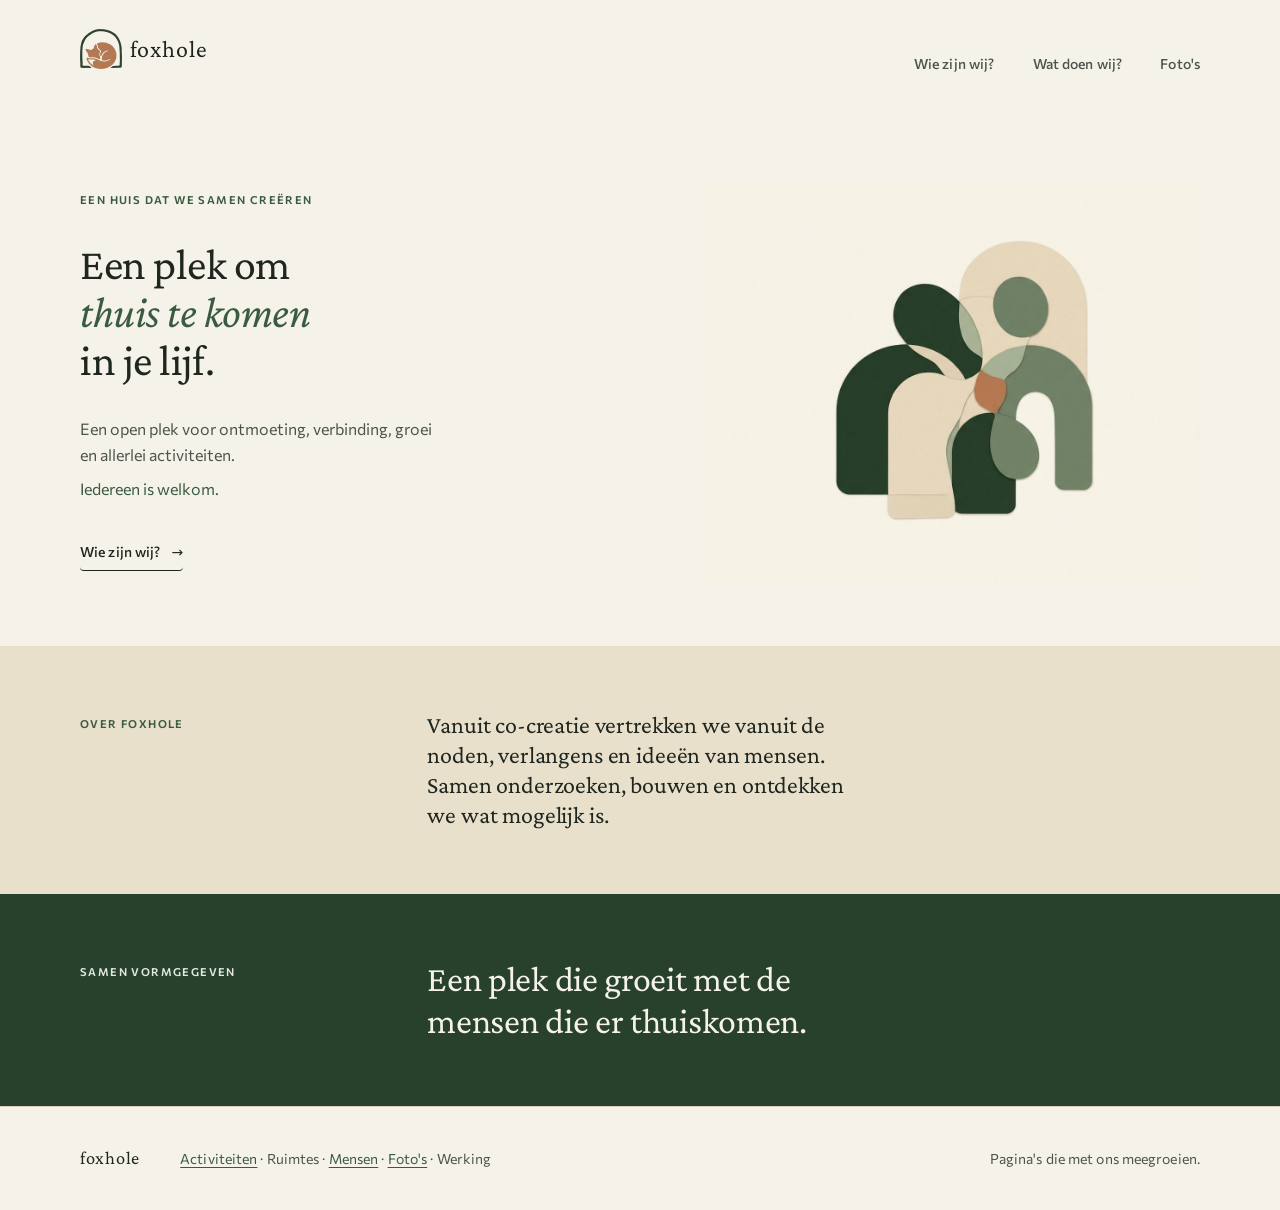
<file: index.html>
<!DOCTYPE html>
<html lang="nl">
<head>
  <meta charset="UTF-8">
  <meta name="viewport" content="width=device-width, initial-scale=1.0">
  <meta name="description" content="Foxhole is een huis dat we samen creëren. Een open plek om thuis te komen in je lijf.">
  <title>Foxhole — een plek om thuis te komen in je lijf</title>
  <link rel="preconnect" href="https://fonts.googleapis.com">
  <link rel="preconnect" href="https://fonts.gstatic.com" crossorigin>
  <link rel="stylesheet" href="https://fonts.googleapis.com/css2?family=Commissioner:wght@400;500;600&family=Crimson+Pro:ital,wght@0,400;0,500;1,400&family=Spline+Sans+Mono&display=swap">
  <link rel="icon" type="image/png" href="assets/images/foxhole-mark.png">
  <link rel="stylesheet" href="css/style.css">
</head>
<body>
  <a class="skip-link" href="#main">Ga naar de inhoud</a>

  <!-- Header -->
  <header class="site-header">
    <div class="shell header-inner">
      <a class="brand" href="#main" aria-label="Foxhole, naar boven"><img class="brand-mark" src="assets/images/foxhole-mark.png" alt="" width="166" height="160">foxhole</a>
      <nav class="site-nav" aria-label="Hoofdnavigatie">
        <a href="wie-zijn-wij.html">Wie zijn wij?</a>
        <a href="aanbod.html">Wat doen wij?</a>
        <a href="fotos.html">Foto's</a>
      </nav>
    </div>
  </header>

  <main id="main">
    <!-- Hero -->
    <section class="hero" aria-labelledby="hero-title">
      <div class="shell hero-grid">
        <div class="hero-copy">
          <p class="eyebrow">Een huis dat we samen creëren</p>
          <h1 id="hero-title">Een plek om<br><em>thuis te komen</em><br>in je lijf.</h1>
          <p class="hero-lead">Een open plek voor ontmoeting, verbinding, groei en allerlei activiteiten.</p>
          <p class="hero-welcome">Iedereen is welkom.</p>
          <a class="text-link" href="wie-zijn-wij.html">Wie zijn wij? <span aria-hidden="true">→</span></a>
        </div>

        <figure class="hero-art">
          <img
            src="assets/images/foxhole-hero.webp"
            alt="Abstracte vormen in groen, zand en terracotta die tegen elkaar leunen en samen een geheel vormen."
            width="1152"
            height="928">
        </figure>
      </div>
    </section>

    <!-- Co-creatie -->
    <section id="over" class="band band--sand" aria-labelledby="over-title">
      <div class="shell band-grid">
        <h2 id="over-title" class="eyebrow">Over Foxhole</h2>
        <p class="band-text">Vanuit co-creatie vertrekken we vanuit de noden, verlangens en ideeën van mensen. Samen onderzoeken, bouwen en ontdekken we wat mogelijk is.</p>
      </div>
    </section>

    <!-- Groeit met mensen -->
    <section id="samen" class="band band--forest" aria-labelledby="samen-title">
      <div class="shell band-grid">
        <h2 id="samen-title" class="eyebrow">Samen vormgegeven</h2>
        <p class="band-quote">Een plek die groeit met de mensen die er thuiskomen.</p>
      </div>
    </section>
  </main>

  <!-- Footer -->
  <footer class="site-footer">
    <div class="shell footer-inner">
      <span class="brand">foxhole</span>
      <p class="footer-pages"><a href="aanbod.html">Activiteiten</a> · Ruimtes · <a href="wie-zijn-wij.html">Mensen</a> · <a href="fotos.html">Foto's</a> · Werking</p>
      <p class="footer-note">Pagina's die met ons meegroeien.</p>
    </div>
  </footer>
</body>
</html>
</file>
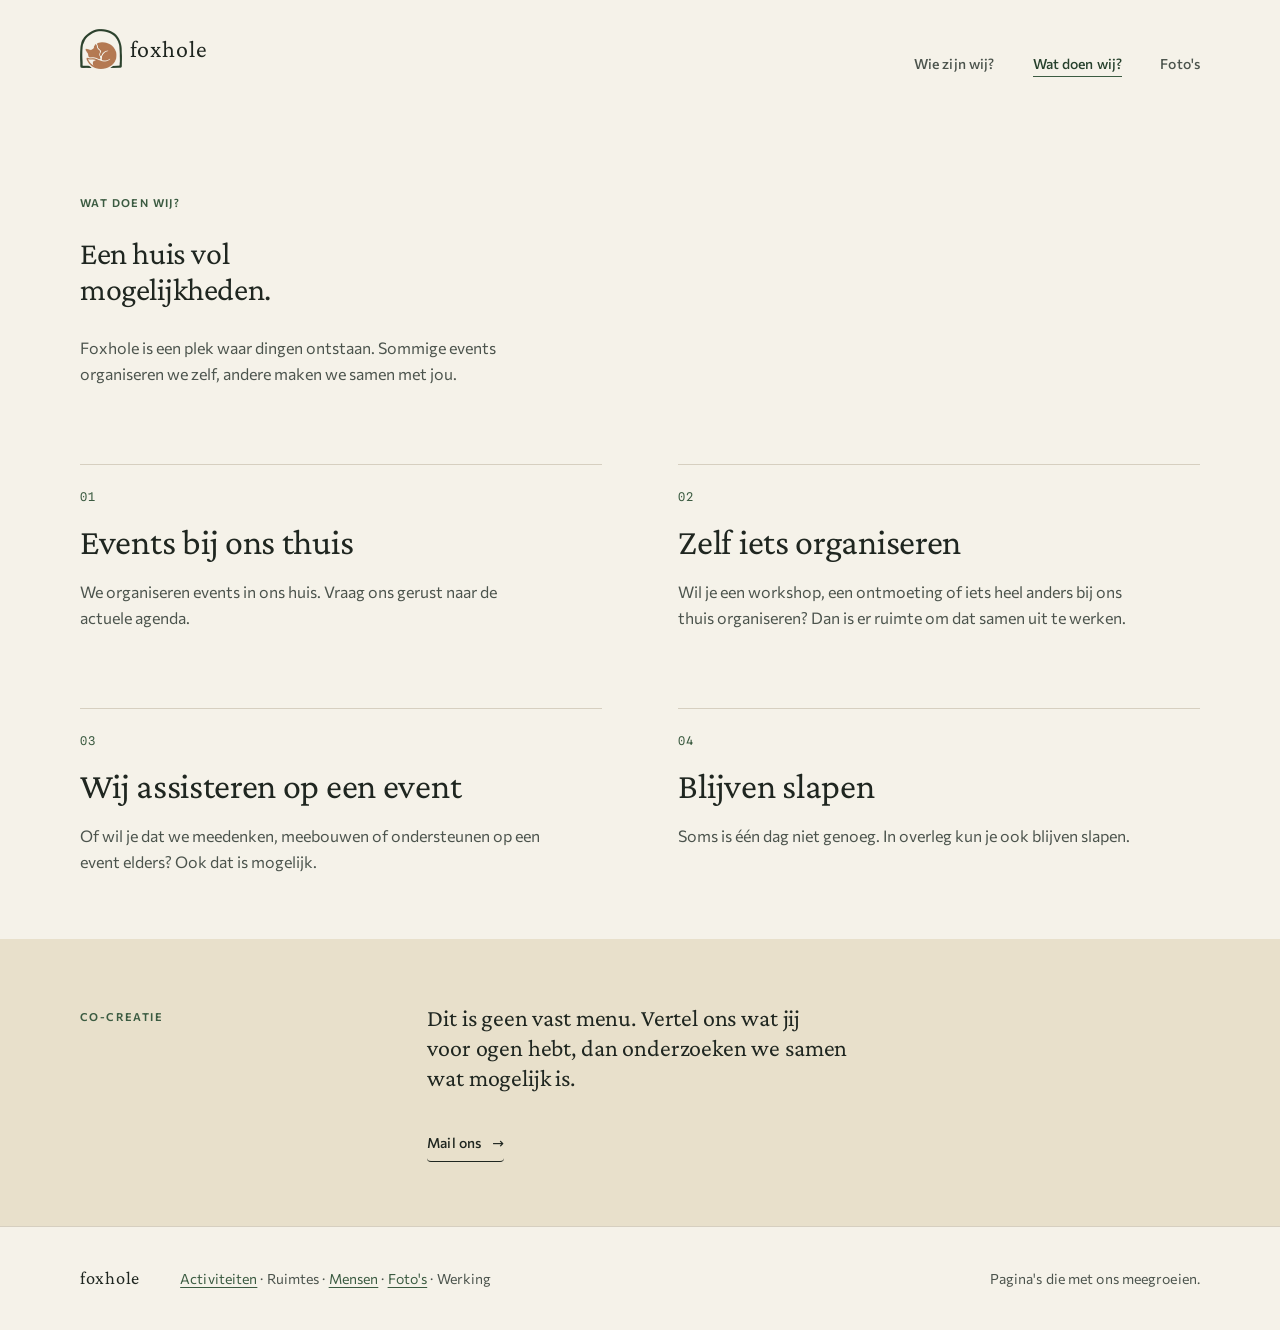
<file: aanbod.html>
<!DOCTYPE html>
<html lang="nl">
<head>
  <meta charset="UTF-8">
  <meta name="viewport" content="width=device-width, initial-scale=1.0">
  <meta name="description" content="Wat doen we bij Foxhole? Events bij ons thuis, zelf iets organiseren, ondersteuning op een event of blijven slapen. Alles in co-creatie.">
  <title>Wat doen wij? — Foxhole</title>
  <link rel="preconnect" href="https://fonts.googleapis.com">
  <link rel="preconnect" href="https://fonts.gstatic.com" crossorigin>
  <link rel="stylesheet" href="https://fonts.googleapis.com/css2?family=Commissioner:wght@400;500;600&family=Crimson+Pro:ital,wght@0,400;0,500;1,400&family=Spline+Sans+Mono&display=swap">
  <link rel="icon" type="image/png" href="assets/images/foxhole-mark.png">
  <link rel="stylesheet" href="css/style.css">
</head>
<body>
  <a class="skip-link" href="#main">Ga naar de inhoud</a>

  <!-- Header -->
  <header class="site-header">
    <div class="shell header-inner">
      <a class="brand" href="index.html" aria-label="Foxhole, naar de homepage"><img class="brand-mark" src="assets/images/foxhole-mark.png" alt="" width="166" height="160">foxhole</a>
      <nav class="site-nav" aria-label="Hoofdnavigatie">
        <a href="wie-zijn-wij.html">Wie zijn wij?</a>
        <a href="aanbod.html" aria-current="page">Wat doen wij?</a>
        <a href="fotos.html">Foto's</a>
      </nav>
    </div>
  </header>

  <main id="main">
    <!-- Intro -->
    <section class="page-hero shell" aria-labelledby="page-title">
      <p class="eyebrow">Wat doen wij?</p>
      <h1 id="page-title">Een huis vol<br>mogelijkheden.</h1>
      <p class="page-intro">Foxhole is een plek waar dingen ontstaan. Sommige events organiseren we zelf, andere maken we samen met jou.</p>
    </section>

    <!-- Aanbod -->
    <section class="offers shell" aria-label="Ons aanbod">
      <article class="offer">
        <p class="offer-index">01</p>
        <h2>Events bij ons thuis</h2>
        <p>We organiseren events in ons huis. Vraag ons gerust naar de actuele agenda.</p>
      </article>

      <article class="offer">
        <p class="offer-index">02</p>
        <h2>Zelf iets organiseren</h2>
        <p>Wil je een workshop, een ontmoeting of iets heel anders bij ons thuis organiseren? Dan is er ruimte om dat samen uit te werken.</p>
      </article>

      <article class="offer">
        <p class="offer-index">03</p>
        <h2>Wij assisteren op een event</h2>
        <p>Of wil je dat we meedenken, meebouwen of ondersteunen op een event elders? Ook dat is mogelijk.</p>
      </article>

      <article class="offer">
        <p class="offer-index">04</p>
        <h2>Blijven slapen</h2>
        <p>Soms is één dag niet genoeg. In overleg kun je ook blijven slapen.</p>
      </article>
    </section>

    <!-- Co-creatie -->
    <section class="band band--sand" aria-labelledby="co-creatie-title">
      <div class="shell band-grid">
        <h2 id="co-creatie-title" class="eyebrow">Co-creatie</h2>
        <div>
          <p class="band-text">Dit is geen vast menu. Vertel ons wat jij voor ogen hebt, dan onderzoeken we samen wat mogelijk is.</p>
          <a class="text-link" href="mailto:linstefan13@gmail.com">Mail ons <span aria-hidden="true">→</span></a>
        </div>
      </div>
    </section>
  </main>

  <!-- Footer -->
  <footer class="site-footer">
    <div class="shell footer-inner">
      <a class="brand" href="index.html">foxhole</a>
      <p class="footer-pages"><a href="aanbod.html">Activiteiten</a> · Ruimtes · <a href="wie-zijn-wij.html">Mensen</a> · <a href="fotos.html">Foto's</a> · Werking</p>
      <p class="footer-note">Pagina's die met ons meegroeien.</p>
    </div>
  </footer>
</body>
</html>
</file>
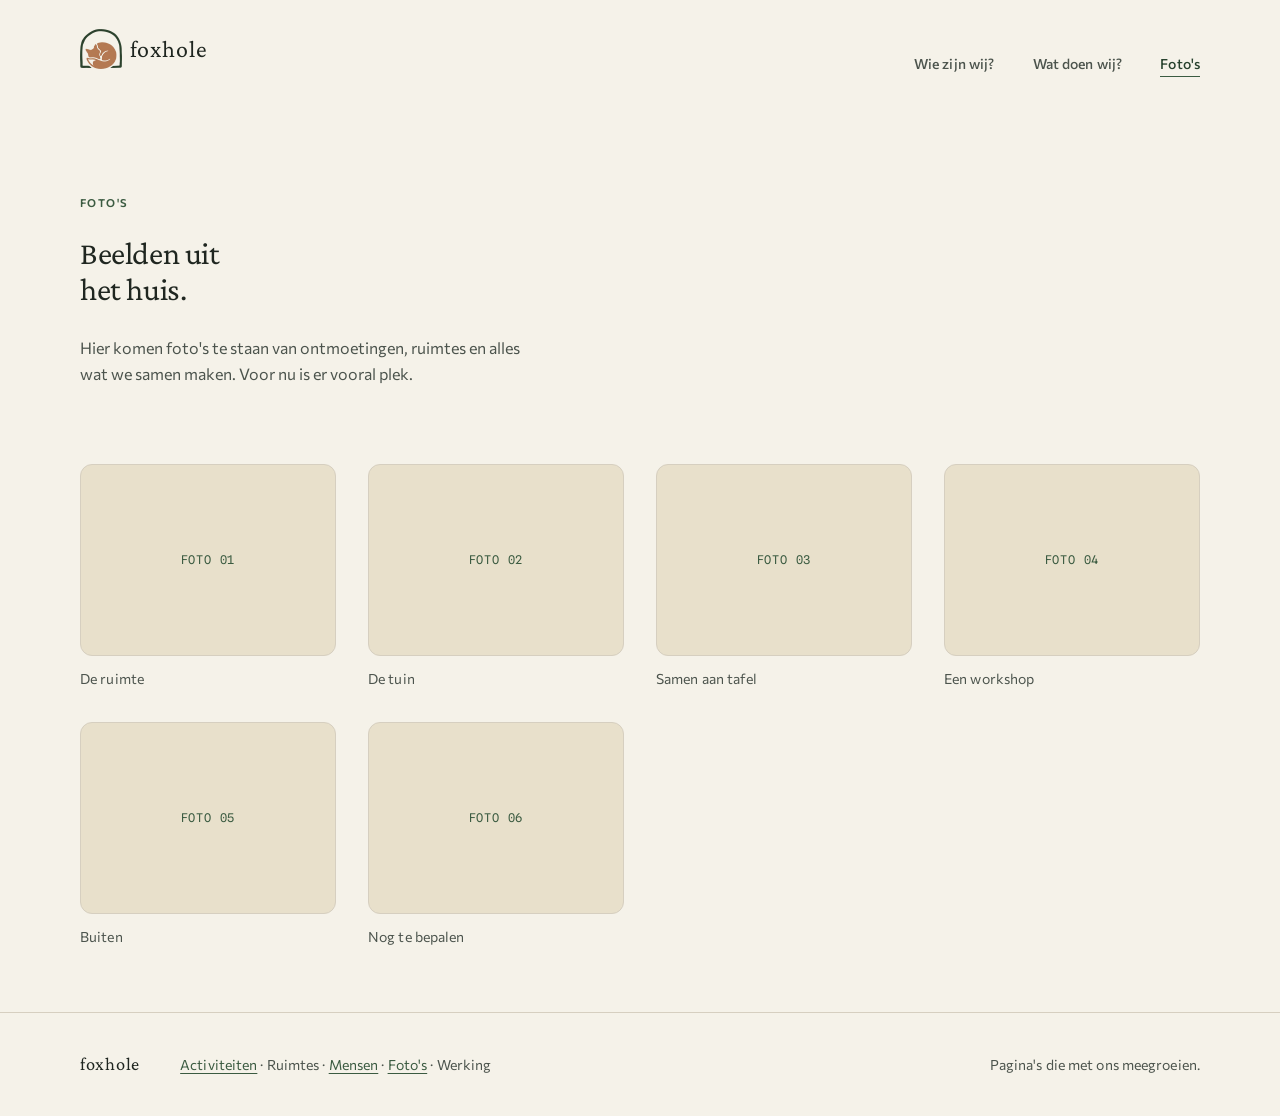
<file: fotos.html>
<!DOCTYPE html>
<html lang="nl">
<head>
  <meta charset="UTF-8">
  <meta name="viewport" content="width=device-width, initial-scale=1.0">
  <meta name="description" content="Foto's van Foxhole: ontmoetingen, ruimtes en alles wat we samen maken.">
  <title>Foto's — Foxhole</title>
  <link rel="preconnect" href="https://fonts.googleapis.com">
  <link rel="preconnect" href="https://fonts.gstatic.com" crossorigin>
  <link rel="stylesheet" href="https://fonts.googleapis.com/css2?family=Commissioner:wght@400;500;600&family=Crimson+Pro:ital,wght@0,400;0,500;1,400&family=Spline+Sans+Mono&display=swap">
  <link rel="icon" type="image/png" href="assets/images/foxhole-mark.png">
  <link rel="stylesheet" href="css/style.css">
</head>
<body>
  <a class="skip-link" href="#main">Ga naar de inhoud</a>

  <!-- Header -->
  <header class="site-header">
    <div class="shell header-inner">
      <a class="brand" href="index.html" aria-label="Foxhole, naar de homepage"><img class="brand-mark" src="assets/images/foxhole-mark.png" alt="" width="166" height="160">foxhole</a>
      <nav class="site-nav" aria-label="Hoofdnavigatie">
        <a href="wie-zijn-wij.html">Wie zijn wij?</a>
        <a href="aanbod.html">Wat doen wij?</a>
        <a href="fotos.html" aria-current="page">Foto's</a>
      </nav>
    </div>
  </header>

  <main id="main">
    <!-- Intro -->
    <section class="page-hero shell" aria-labelledby="page-title">
      <p class="eyebrow">Foto's</p>
      <h1 id="page-title">Beelden uit<br>het huis.</h1>
      <p class="page-intro">Hier komen foto's te staan van ontmoetingen, ruimtes en alles wat we samen maken. Voor nu is er vooral plek.</p>
    </section>

    <!-- Galerij: vervang een placeholder door <img src="assets/images/naam.jpg" alt="..."> -->
    <section class="gallery shell" aria-label="Fotogalerij">
      <figure class="gallery-item">
        <div class="gallery-placeholder">Foto 01</div>
        <figcaption>De ruimte</figcaption>
      </figure>

      <figure class="gallery-item">
        <div class="gallery-placeholder">Foto 02</div>
        <figcaption>De tuin</figcaption>
      </figure>

      <figure class="gallery-item">
        <div class="gallery-placeholder">Foto 03</div>
        <figcaption>Samen aan tafel</figcaption>
      </figure>

      <figure class="gallery-item">
        <div class="gallery-placeholder">Foto 04</div>
        <figcaption>Een workshop</figcaption>
      </figure>

      <figure class="gallery-item">
        <div class="gallery-placeholder">Foto 05</div>
        <figcaption>Buiten</figcaption>
      </figure>

      <figure class="gallery-item">
        <div class="gallery-placeholder">Foto 06</div>
        <figcaption>Nog te bepalen</figcaption>
      </figure>
    </section>
  </main>

  <!-- Footer -->
  <footer class="site-footer">
    <div class="shell footer-inner">
      <a class="brand" href="index.html">foxhole</a>
      <p class="footer-pages"><a href="aanbod.html">Activiteiten</a> · Ruimtes · <a href="wie-zijn-wij.html">Mensen</a> · <a href="fotos.html">Foto's</a> · Werking</p>
      <p class="footer-note">Pagina's die met ons meegroeien.</p>
    </div>
  </footer>
</body>
</html>
</file>
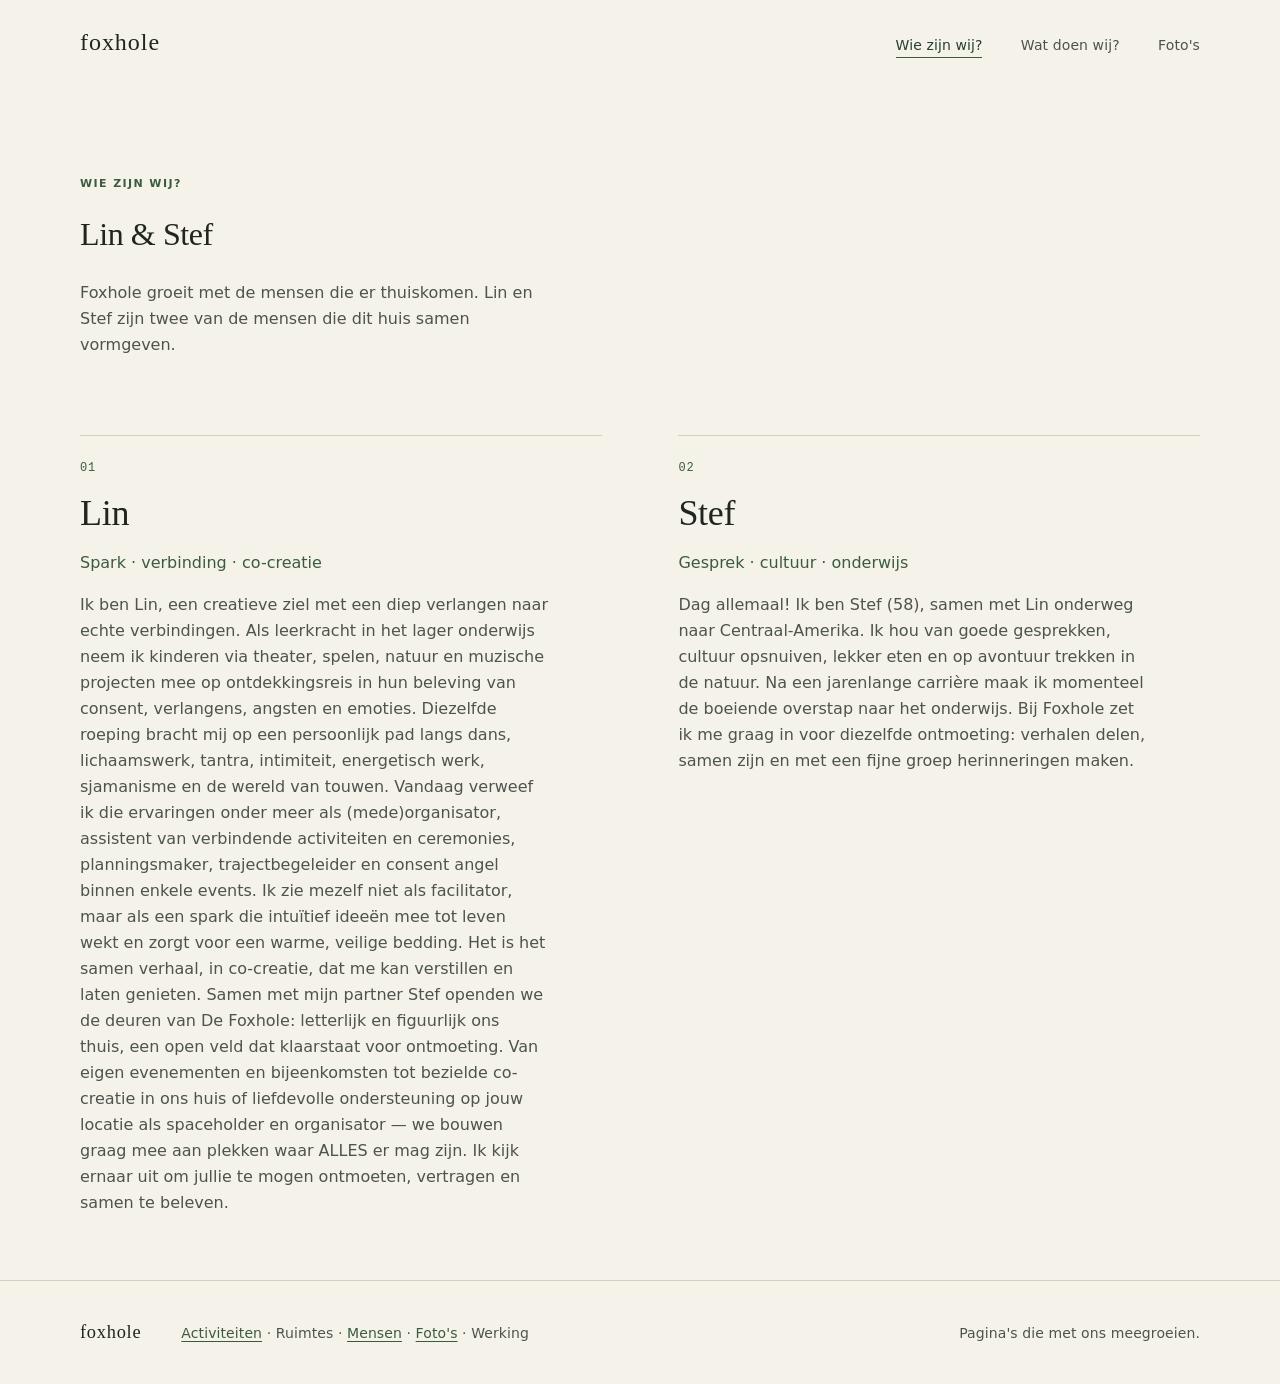
<file: wie-zijn-wij.html>
<!DOCTYPE html>
<html lang="nl">
<head>
  <meta charset="UTF-8">
  <meta name="viewport" content="width=device-width, initial-scale=1.0">
  <meta name="description" content="Lin en Stef — twee van de mensen die Foxhole samen vormgeven.">
  <title>Wie zijn wij? — Foxhole</title>
  <link rel="stylesheet" href="css/style.css">
</head>
<body>
  <a class="skip-link" href="#main">Ga naar de inhoud</a>

  <!-- Header -->
  <header class="site-header">
    <div class="shell header-inner">
      <a class="brand" href="index.html" aria-label="Foxhole, naar de homepage">foxhole</a>
      <nav class="site-nav" aria-label="Hoofdnavigatie">
        <a href="wie-zijn-wij.html" aria-current="page">Wie zijn wij?</a>
        <a href="aanbod.html">Wat doen wij?</a>
        <a href="fotos.html">Foto's</a>
      </nav>
    </div>
  </header>

  <main id="main">
    <!-- Intro -->
    <section class="page-hero shell" aria-labelledby="page-title">
      <p class="eyebrow">Wie zijn wij?</p>
      <h1 id="page-title">Lin &amp; Stef</h1>
      <p class="page-intro">Foxhole groeit met de mensen die er thuiskomen. Lin en Stef zijn twee van de mensen die dit huis samen vormgeven.</p>
    </section>

    <!-- Mensen -->
    <section class="people shell" aria-label="De mensen achter Foxhole">
      <article class="person">
        <p class="person-index">01</p>
        <h2>Lin</h2>
        <p class="person-role">Spark · verbinding · co-creatie</p>
        <p>Ik ben Lin, een creatieve ziel met een diep verlangen naar echte verbindingen. Als leerkracht in het lager onderwijs neem ik kinderen via theater, spelen, natuur en muzische projecten mee op ontdekkingsreis in hun beleving van consent, verlangens, angsten en emoties. Diezelfde roeping bracht mij op een persoonlijk pad langs dans, lichaamswerk, tantra, intimiteit, energetisch werk, sjamanisme en de wereld van touwen. Vandaag verweef ik die ervaringen onder meer als (mede)organisator, assistent van verbindende activiteiten en ceremonies, planningsmaker, trajectbegeleider en consent angel binnen enkele events. Ik zie mezelf niet als facilitator, maar als een spark die intuïtief ideeën mee tot leven wekt en zorgt voor een warme, veilige bedding. Het is het samen verhaal, in co-creatie, dat me kan verstillen en laten genieten. Samen met mijn partner Stef openden we de deuren van De Foxhole: letterlijk en figuurlijk ons thuis, een open veld dat klaarstaat voor ontmoeting. Van eigen evenementen en bijeenkomsten tot bezielde co-creatie in ons huis of liefdevolle ondersteuning op jouw locatie als spaceholder en organisator — we bouwen graag mee aan plekken waar ALLES er mag zijn. Ik kijk ernaar uit om jullie te mogen ontmoeten, vertragen en samen te beleven.</p>
      </article>

      <article class="person">
        <p class="person-index">02</p>
        <h2>Stef</h2>
        <p class="person-role">Gesprek · cultuur · onderwijs</p>
        <p>Dag allemaal! Ik ben Stef (58), samen met Lin onderweg naar Centraal-Amerika. Ik hou van goede gesprekken, cultuur opsnuiven, lekker eten en op avontuur trekken in de natuur. Na een jarenlange carrière maak ik momenteel de boeiende overstap naar het onderwijs. Bij Foxhole zet ik me graag in voor diezelfde ontmoeting: verhalen delen, samen zijn en met een fijne groep herinneringen maken.</p>
      </article>
    </section>
  </main>

  <!-- Footer -->
  <footer class="site-footer">
    <div class="shell footer-inner">
      <a class="brand" href="index.html">foxhole</a>
      <p class="footer-pages"><a href="aanbod.html">Activiteiten</a> · Ruimtes · <a href="wie-zijn-wij.html">Mensen</a> · <a href="fotos.html">Foto's</a> · Werking</p>
      <p class="footer-note">Pagina's die met ons meegroeien.</p>
    </div>
  </footer>
</body>
</html>
</file>
<file: css/style.css>
/* ============================================================
   Foxhole — basisstijl
   Tokens bovenaan: kleuren, typografie en ritme.
   ============================================================ */

:root {
  /* kleuren — Foxhole Editorial (Stitch design system) */
  --primary: #27412d;
  --on-primary: #ffffff;
  --primary-container: #27412d;
  --on-primary-container: #f5f2e9;
  --sage: #3b5b41;
  --terracotta: #b57c58;
  --secondary: #566157;
  --secondary-container: #e2e8df;
  --on-secondary-container: #27412d;
  --surface: #f5f2e9;
  --surface-container-lowest: #faf8f2;
  --surface-container-low: #efeae0;
  --surface-container: #e8e0cb;
  --surface-container-high: #ded5bc;
  --on-surface: #1f2620;
  --on-surface-variant: #4c544d;
  --outline: #7a8077;
  --outline-variant: #d6cfc0;
  --error: #ba1a1a;

  /* typografie */
  --font-display: "Crimson Pro", "Iowan Old Style", Georgia, serif;
  --font-body: "Commissioner", system-ui, -apple-system, "Segoe UI", Roboto, Arial, sans-serif;
  --font-mono: "Spline Sans Mono", ui-monospace, "SFMono-Regular", Menlo, monospace;

  /* spacing */
  --gutter-xs: 4px;
  --gutter-sm: 8px;
  --gutter-md: 16px;
  --gutter-lg: 24px;
  --gutter-xl: 32px;
  --section: 48px;
  --page-margin: 24px;

  /* radius */
  --radius-sm: 4px;
  --radius: 8px;
  --radius-md: 12px;
  --radius-lg: 16px;
  --radius-xl: 24px;
  --radius-full: 9999px;

  /* motion */
  --state-change: 150ms ease-out;

  /* ritme */
  --shell: 1120px;
  --section-space: clamp(3rem, 6vw, 4rem);
}

*,
*::before,
*::after {
  box-sizing: border-box;
}

html {
  scroll-behavior: smooth;
}

@media (prefers-reduced-motion: reduce) {
  html {
    scroll-behavior: auto;
  }

  *,
  *::before,
  *::after {
    transition-duration: 0.01ms !important;
  }
}

body {
  margin: 0;
  background: var(--surface);
  color: var(--on-surface);
  font-family: var(--font-body);
  font-size: 16px;
  line-height: 26px;
  letter-spacing: 0;
  -webkit-font-smoothing: antialiased;
}

h1,
h2,
h3,
p,
figure {
  margin: 0;
}

img {
  max-width: 100%;
  display: block;
}

a {
  color: inherit;
}

:focus-visible {
  outline: 2px solid currentColor;
  outline-offset: 5px;
  border-radius: 2px;
}

.shell {
  width: min(100% - 2.5rem, var(--shell));
  margin-inline: auto;
}

.skip-link {
  position: absolute;
  left: -9999px;
  top: 1rem;
  z-index: 100;
  padding: 0.6rem 1rem;
  background: var(--primary);
  color: var(--on-primary);
  text-decoration: none;
}

.skip-link:focus {
  left: 1rem;
}

/* ---------- header ---------- */

.site-header {
  padding-block: 1.8rem;
}

.header-inner {
  display: flex;
  align-items: baseline;
  justify-content: space-between;
  gap: 2rem;
}

.brand {
  font-family: var(--font-display);
  font-size: 1.5rem;
  letter-spacing: 0.04em;
  text-decoration: none;
}

.site-header .brand {
  display: inline-flex;
  align-items: center;
  gap: var(--gutter-sm);
}

.brand-mark {
  height: 2.5rem;
  width: auto;
}

.site-nav {
  display: flex;
  gap: clamp(1.25rem, 3vw, 2.5rem);
  font-size: 14px;
  font-weight: 500;
  line-height: 20px;
  letter-spacing: 0.1px;
}

.site-nav a {
  text-decoration: none;
  color: var(--on-surface-variant);
  border-bottom: 1px solid transparent;
  padding-bottom: 2px;
  transition: color var(--state-change), border-color var(--state-change);
}

.site-nav a:hover,
.site-nav a[aria-current="page"] {
  color: var(--primary);
  border-color: var(--sage);
}

/* ---------- hero ---------- */

.hero {
  padding-block: clamp(2rem, 6vw, 5rem) var(--section-space);
}

.hero-grid {
  display: grid;
  grid-template-columns: minmax(0, 1.05fr) minmax(0, 0.95fr);
  gap: clamp(2.5rem, 6vw, 6rem);
  align-items: center;
}

.eyebrow {
  font-size: 11px;
  font-weight: 600;
  line-height: 16px;
  letter-spacing: 1.4px;
  text-transform: uppercase;
  color: var(--sage);
  margin-bottom: 2rem;
}

.hero h1 {
  font-family: var(--font-display);
  font-weight: 400;
  font-size: 32px;
  line-height: 36px;
  letter-spacing: -0.4px;
}

@media (min-width: 768px) {
  .hero h1,
  .page-hero h1 {
    font-size: 44px;
    line-height: 48px;
    letter-spacing: -0.5px;
  }
}

.hero h1 em {
  font-style: italic;
  color: var(--sage);
}

.hero-lead {
  max-width: 36ch;
  margin-top: 2rem;
  font-size: 16px;
  color: var(--on-surface-variant);
}

.hero-welcome {
  margin-top: 0.5rem;
  font-size: 16px;
  color: var(--sage);
}

.text-link {
  display: inline-block;
  margin-top: 2.5rem;
  font-size: 14px;
  font-weight: 500;
  line-height: 20px;
  letter-spacing: 0.1px;
  text-decoration: none;
  border-bottom: 1px solid var(--on-surface);
  padding-bottom: var(--gutter-sm);
  border-radius: var(--radius-sm);
  transition: color var(--state-change), border-color var(--state-change);
}

.text-link:hover {
  color: var(--sage);
  border-color: var(--sage);
}

.text-link span {
  display: inline-block;
  margin-left: var(--gutter-sm);
  transition: transform var(--state-change);
}

.text-link:hover span {
  transform: translateX(var(--gutter-xs));
}

.hero-art img {
  width: 100%;
  height: auto;
}

/* ---------- bands ---------- */

.band {
  padding-block: var(--section-space);
}

.band-grid {
  display: grid;
  grid-template-columns: minmax(140px, 0.35fr) 1fr;
  gap: clamp(2rem, 6vw, 6rem);
  align-items: start;
}

.band .eyebrow {
  margin-bottom: 0;
  padding-top: 0.4rem;
}

.band--sand {
  background: var(--surface-container);
}

.band-text {
  font-family: var(--font-display);
  font-size: 24px;
  line-height: 30px;
  letter-spacing: -0.15px;
  max-width: 30ch;
}

.band--forest {
  background: var(--primary-container);
  color: var(--on-primary-container);
}

.band--forest .eyebrow {
  color: var(--secondary-container);
}

.band-quote {
  font-family: var(--font-display);
  font-size: 28px;
  line-height: 34px;
  letter-spacing: -0.25px;
  max-width: 20ch;
}

@media (min-width: 768px) {
  .band-quote {
    font-size: 36px;
    line-height: 42px;
    letter-spacing: -0.3px;
  }
}

/* ---------- wie zijn wij ---------- */

.page-hero {
  padding-block: clamp(3rem, 7vw, 6rem) clamp(3rem, 6vw, 5rem);
}

.page-hero .eyebrow {
  margin-bottom: 1.5rem;
}

.page-hero h1 {
  font-family: var(--font-display);
  font-weight: 400;
  font-size: 32px;
  line-height: 36px;
  letter-spacing: -0.4px;
}

.page-intro {
  max-width: 46ch;
  margin-top: 1.75rem;
  font-size: 16px;
  color: var(--on-surface-variant);
}

.people,
.offers {
  display: grid;
  grid-template-columns: repeat(2, minmax(0, 1fr));
  gap: clamp(2rem, 6vw, 5rem);
  padding-bottom: var(--section-space);
}

.person,
.offer {
  border-top: 1px solid var(--outline-variant);
  padding-top: 1.5rem;
}

.person-index,
.offer-index {
  font-family: var(--font-mono);
  font-size: 12px;
  line-height: 16px;
  letter-spacing: 0.8px;
  color: var(--sage);
  margin-bottom: 1rem;
}

.person h2,
.offer h2 {
  font-family: var(--font-display);
  font-weight: 400;
  font-size: 28px;
  line-height: 34px;
  letter-spacing: -0.25px;
  margin-bottom: 1rem;
}

.person-role {
  color: var(--sage);
  margin-bottom: 1rem;
}

@media (min-width: 768px) {
  .person h2,
  .offer h2 {
    font-size: 36px;
    line-height: 42px;
    letter-spacing: -0.3px;
  }
}

.person > p:last-child,
.offer > p:last-child {
  max-width: 46ch;
  color: var(--on-surface-variant);
}

@media (max-width: 700px) {
  .people,
  .offers {
    grid-template-columns: 1fr;
  }
}

/* ---------- foto's ---------- */

.gallery {
  display: grid;
  grid-template-columns: repeat(auto-fill, minmax(220px, 1fr));
  gap: clamp(1rem, 3vw, 2rem);
  padding-bottom: var(--section-space);
}

.gallery-item {
  margin: 0;
}

.gallery-placeholder {
  aspect-ratio: 4 / 3;
  display: grid;
  place-items: center;
  background: var(--surface-container);
  border: 1px solid var(--outline-variant);
  border-radius: var(--radius-md);
  color: var(--sage);
  font-family: var(--font-mono);
  font-size: 12px;
  line-height: 16px;
  letter-spacing: 0.8px;
  text-transform: uppercase;
}

.gallery-item figcaption {
  margin-top: 0.75rem;
  font-size: 14px;
  line-height: 22px;
  letter-spacing: 0.1px;
  color: var(--on-surface-variant);
}

/* ---------- footer ---------- */

.site-footer {
  padding-block: 2.5rem;
  border-top: 1px solid var(--outline-variant);
}

.footer-inner {
  display: flex;
  flex-wrap: wrap;
  align-items: baseline;
  gap: 0.75rem 2.5rem;
  font-size: 14px;
  line-height: 22px;
  letter-spacing: 0.1px;
  color: var(--on-surface-variant);
}

.footer-inner .brand {
  color: var(--on-surface);
  font-size: 1.15rem;
}

.footer-inner p {
  margin: 0;
}

.footer-inner .brand {
  text-decoration: none;
}

.footer-pages a {
  color: var(--sage);
  text-underline-offset: 3px;
}

.footer-note {
  margin-left: auto !important;
}

/* ---------- responsive ---------- */

@media (max-width: 900px) {
  .hero-grid {
    grid-template-columns: 1fr;
  }

  .hero-art {
    max-width: 540px;
  }
}

@media (max-width: 640px) {
  .site-header {
    padding-block: 1.25rem;
  }

  .header-inner {
    align-items: center;
  }

  .band-grid {
    grid-template-columns: 1fr;
    gap: 1.5rem;
  }

  .band .eyebrow {
    padding-top: 0;
    margin-bottom: 0;
  }

  .footer-note {
    margin-left: 0 !important;
    width: 100%;
  }
}
</file>
